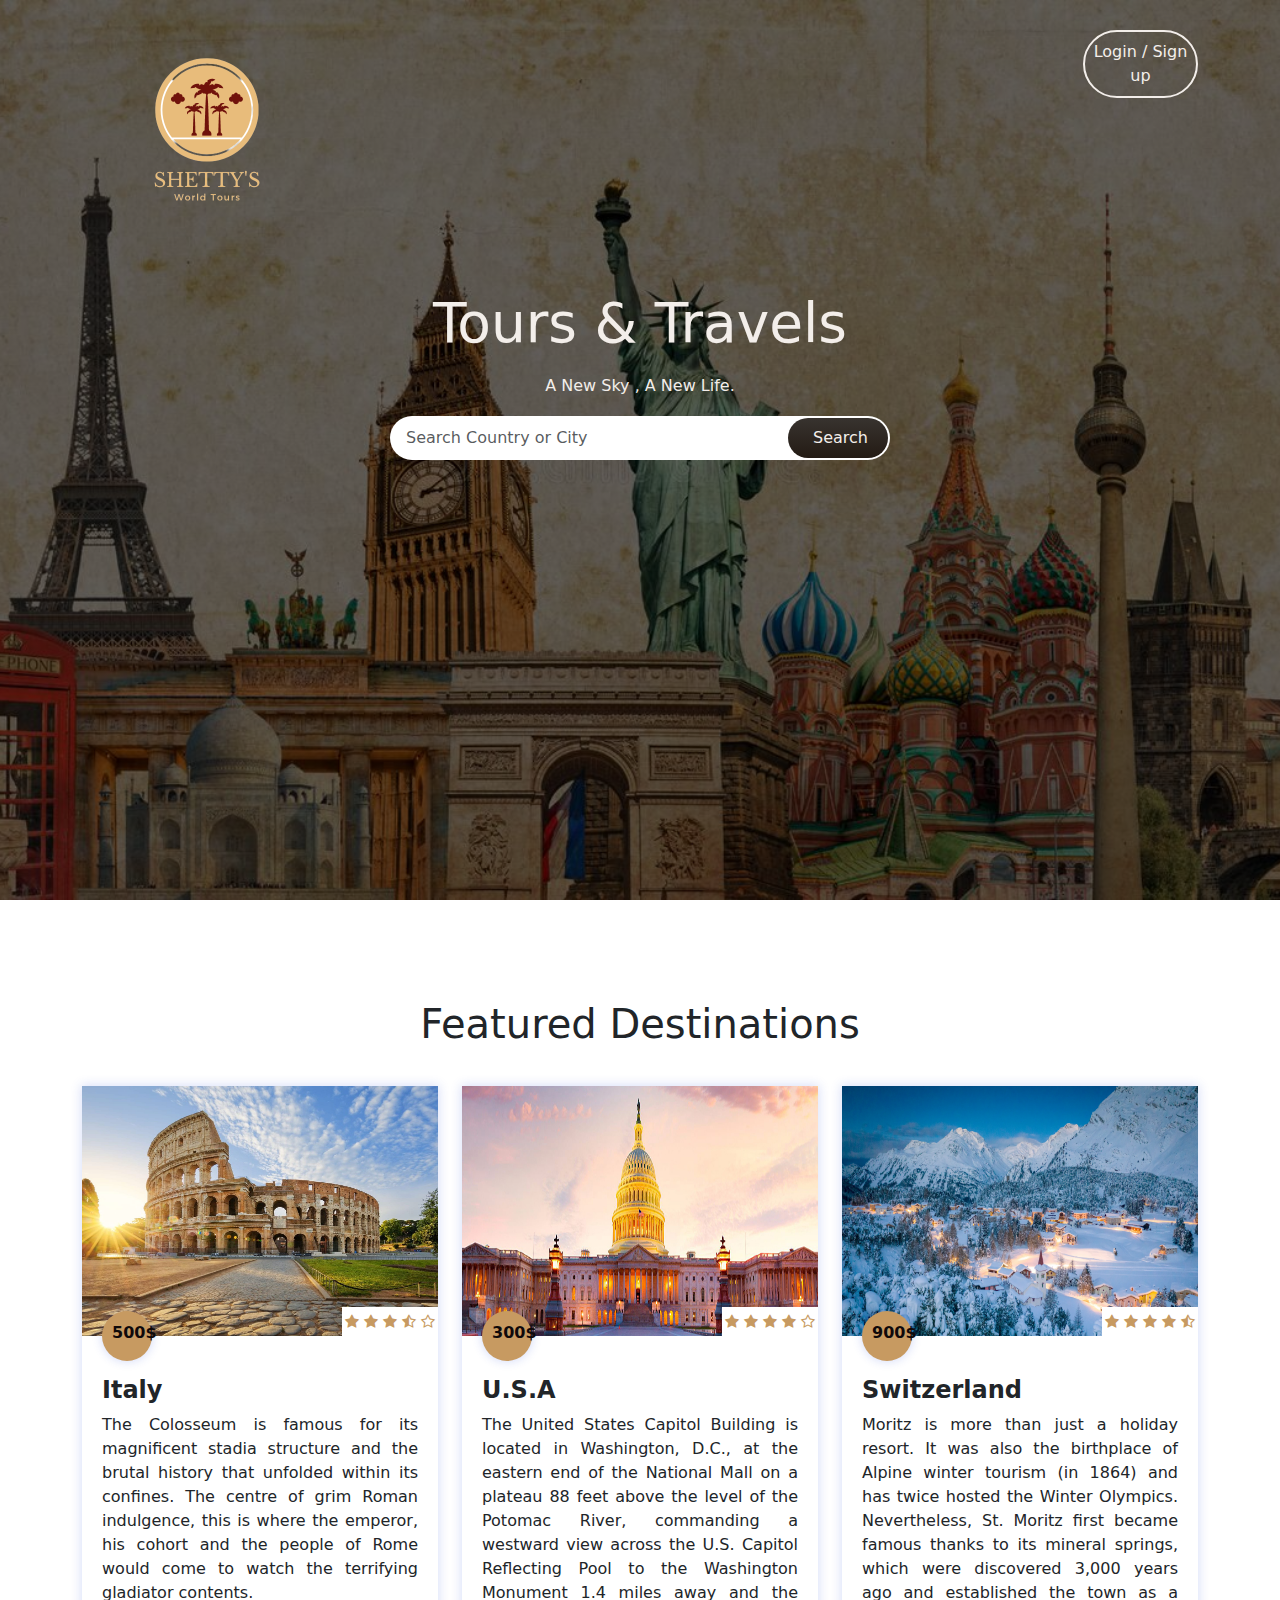
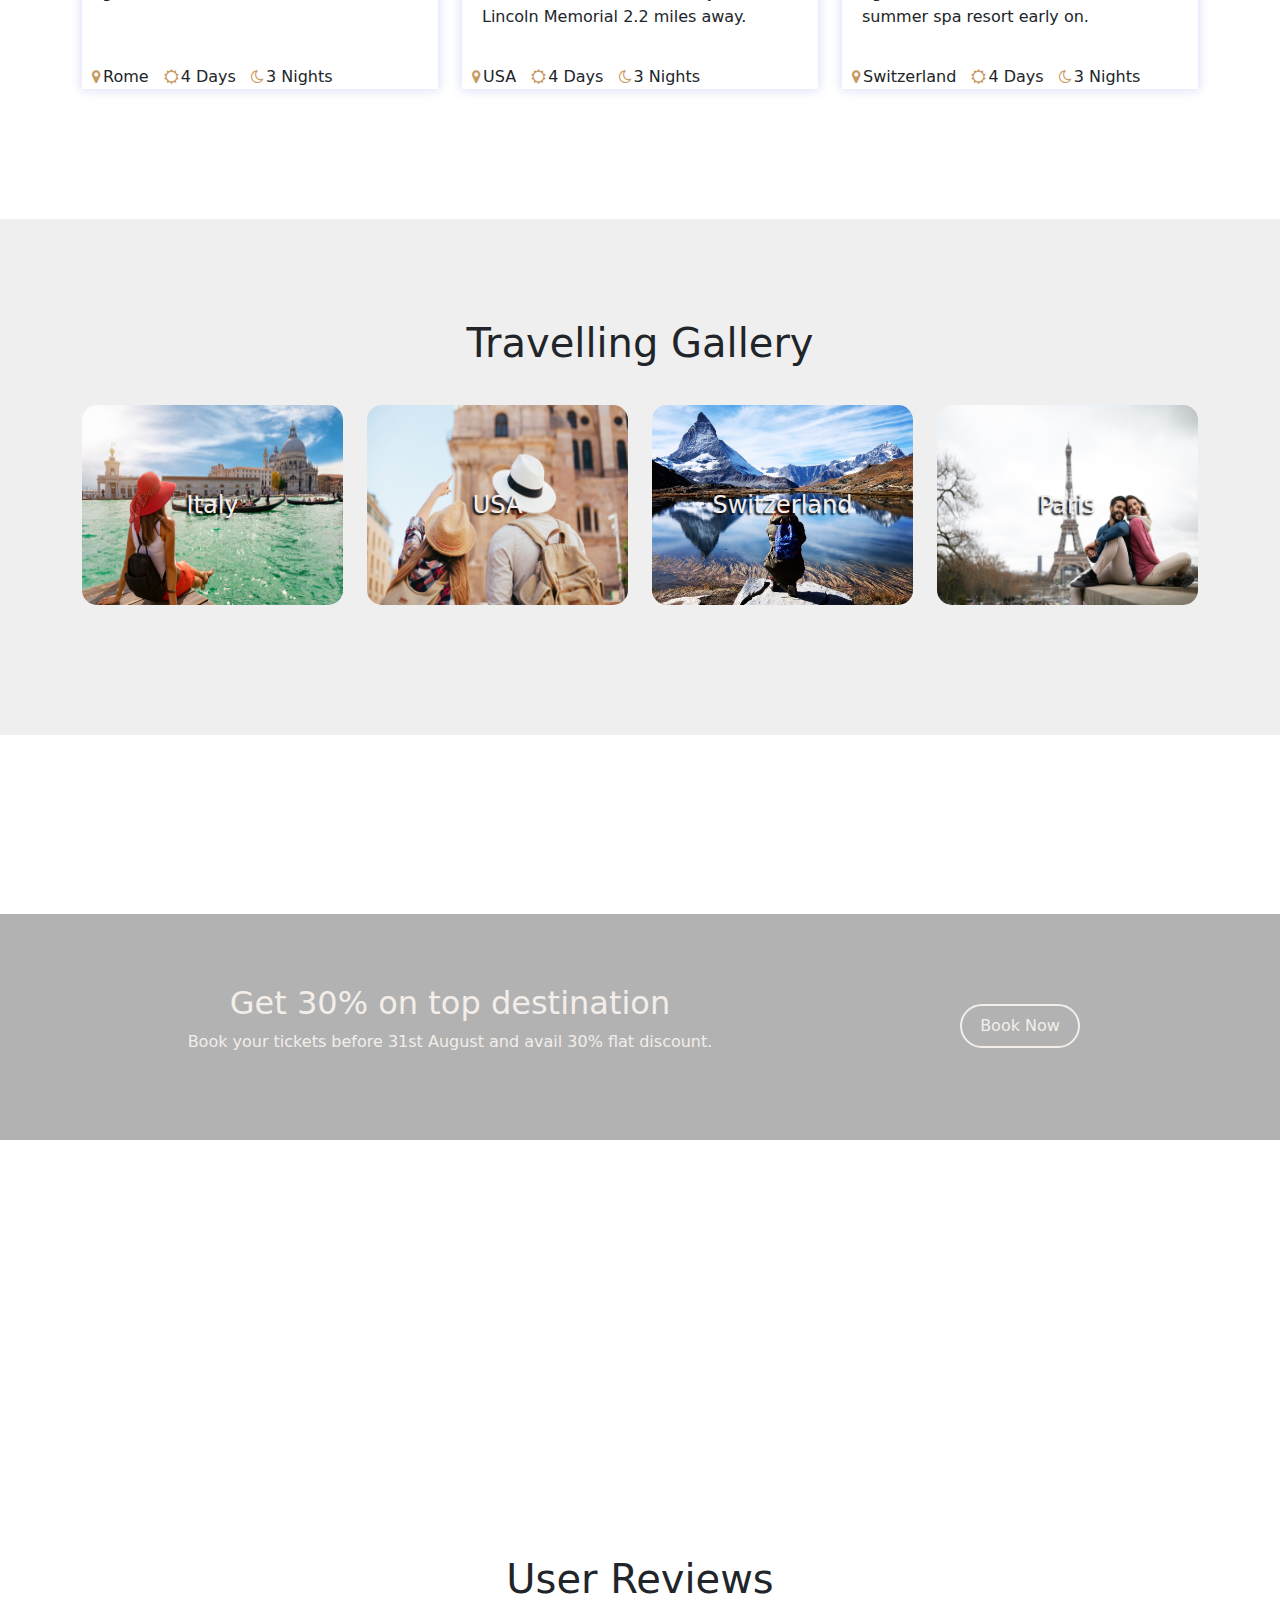
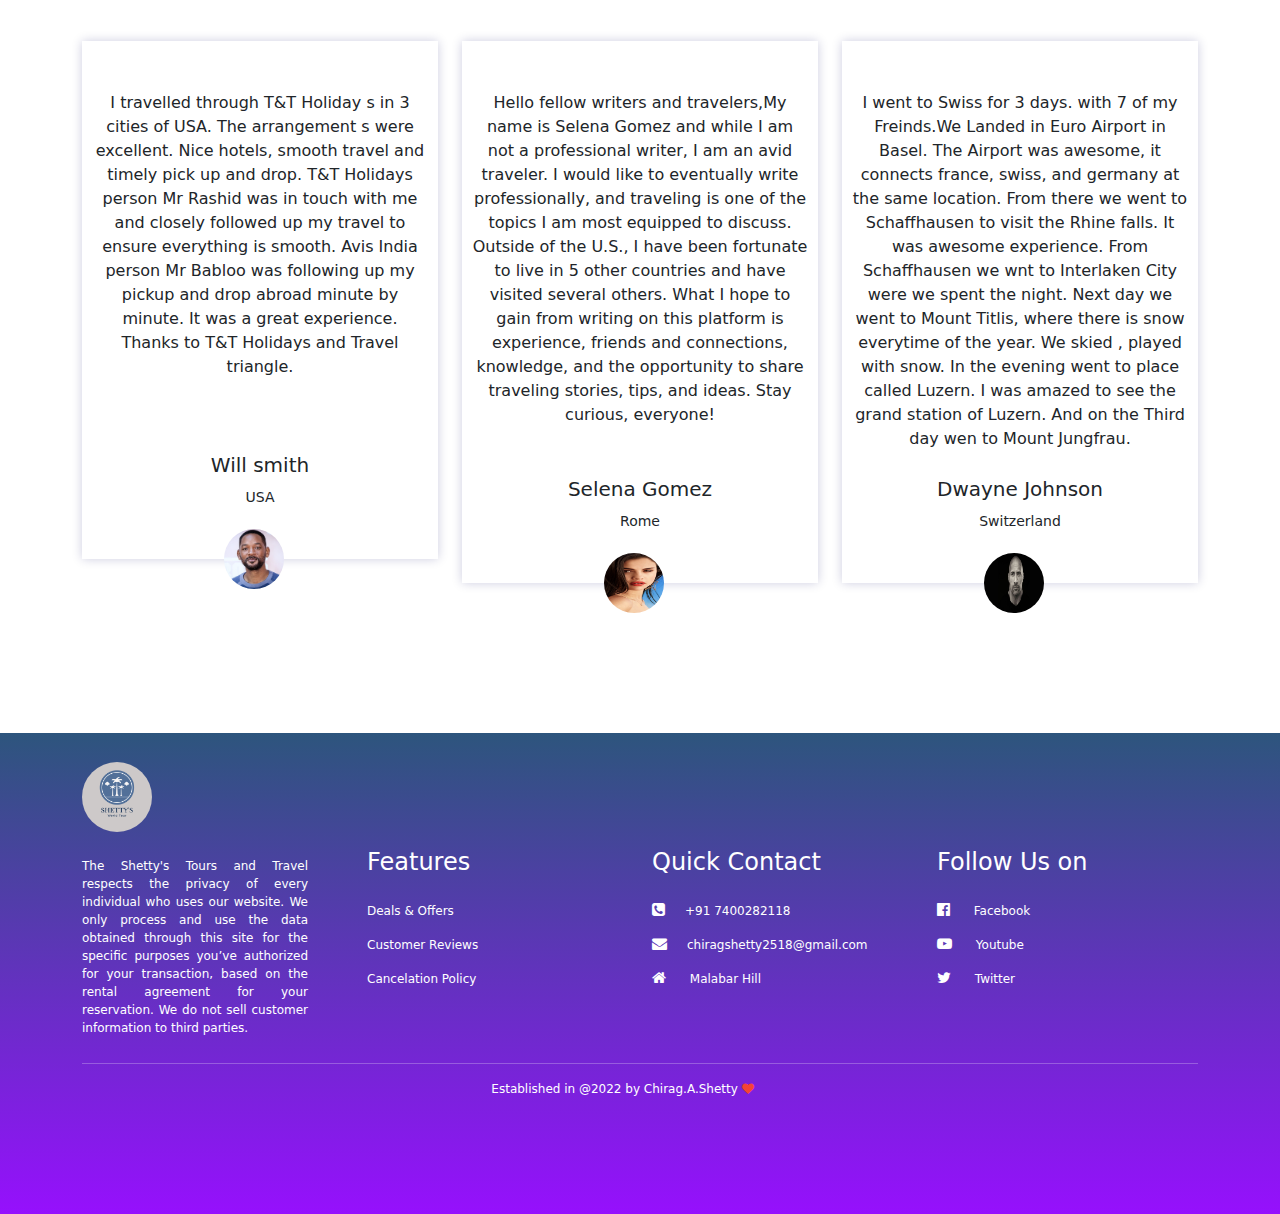
<file: ToursAndTravels/index.html>
<!-- <?php

        include('connect.php');


        ?> -->

<!DOCTYPE html>
<html>
  <head>
    <meta charset="utf-8" />
    <meta name="viewport" content="width=device-width, initial-scale=1.0" />
    <title>Travel Site</title>
    <link rel="stylesheet" type="text/css" href="style.css" />

    <!-- <link href="https://cdn.jsdelivr.net/npm/bootstrap@5.2.0-beta1/dist/css/bootstrap.min.css" rel="stylesheet" integrity="sha384-0evHe/X+R7YkIZDRvuzKMRqM+OrBnVFBL6DOitfPri4tjfHxaWutUpFmBp4vmVor" crossorigin="anonymous"> -->

    <link
      rel="stylesheet"
      href="https://cdnjs.cloudflare.com/ajax/libs/font-awesome/4.7.0/css/font-awesome.min.css"
    />

    <link
      rel="stylesheet"
      type="text/css"
      href="https://cdn.jsdelivr.net/npm/bootstrap@5.1.3/dist/css/bootstrap.min.css"
    />
  </head>

  <body>
    <section class="header">
      <div class="container">
        <img
          src="images/Blue_Minimalist_Destination_Sea_Travel_Logo__2_-removebg-preview.png"
          alt="logo"
        />

        <button type="button" class="login-btn">
          <a href="login.html">Login / Sign up</a>
        </button>

        <!-- <button type="button" class="login-btn">
			<a href="login.html">packages</a></button> -->
      </div>

      <h1>Tours & Travels</h1>
      <p>A New Sky , A New Life.</p>

      <div class="input-group">
        <input
          type="text"
          class="form-control"
          placeholder="Search Country or City"
        />

        <div class="input-group-append">
          <button type="submit" class="input-group-text btn">Search</button>
        </div>
      </div>
    </section>

    <section class="features">
      <h1>Featured Destinations</h1>
      <div class="container">
        <div class="row">
          <div class="col-md-4">
            <div class="feature-box">
              <div class="feature-img">
                <img src="images/Europe.jpg" alt="One" />
                <div class="price">
                  <p>500$</p>
                </div>
                <div class="rating">
                  <i class="fa fa-star"></i>
                  <i class="fa fa-star"></i>
                  <i class="fa fa-star"></i>
                  <i class="fa fa-star-half-o"></i>
                  <i class="fa fa-star-o"></i>
                </div>
              </div>
              <div class="feature-details">
                <h4>Italy</h4>
                <p>
                  The Colosseum is famous for its magnificent stadia structure
                  and the brutal history that unfolded within its confines. The
                  centre of grim Roman indulgence, this is where the emperor,
                  his cohort and the people of Rome would come to watch the
                  terrifying gladiator contents.
                </p>
              </div>
              <br />
              <span><i class="fa fa-map-marker"> </i>Rome</span>
              <span><i class="fa fa-sun-o"> </i>4 Days</span>
              <span><i class="fa fa-moon-o"> </i>3 Nights</span>
            </div>
          </div>

          <div class="col-md-4">
            <div class="feature-box">
              <div class="feature-img">
                <img src="images/usa.jpg" alt="One" />
                <div class="price">
                  <p>300$</p>
                </div>
                <div class="rating">
                  <i class="fa fa-star"></i>
                  <i class="fa fa-star"></i>
                  <i class="fa fa-star"></i>
                  <i class="fa fa-star"></i>
                  <i class="fa fa-star-o"></i>
                </div>
              </div>
              <div class="feature-details">
                <h4>U.S.A</h4>
                <p>
                  The United States Capitol Building is located in Washington,
                  D.C., at the eastern end of the National Mall on a plateau 88
                  feet above the level of the Potomac River, commanding a
                  westward view across the U.S. Capitol Reflecting Pool to the
                  Washington Monument 1.4 miles away and the Lincoln Memorial
                  2.2 miles away.
                </p>
              </div>
              <span><i class="fa fa-map-marker"> </i>USA</span>
              <span><i class="fa fa-sun-o"> </i>4 Days</span>
              <span><i class="fa fa-moon-o"> </i>3 Nights</span>
            </div>
          </div>

          <div class="col-md-4">
            <div class="feature-box">
              <div class="feature-img">
                <img src="images/Sankt Moritz.webp" alt="One" />
                <div class="price">
                  <p>900$</p>
                </div>
                <div class="rating">
                  <i class="fa fa-star"></i>
                  <i class="fa fa-star"></i>
                  <i class="fa fa-star"></i>
                  <i class="fa fa-star"></i>
                  <i class="fa fa-star-half-o"></i>
                </div>
              </div>
              <div class="feature-details">
                <h4>Switzerland</h4>
                <p>
                  Moritz is more than just a holiday resort. It was also the
                  birthplace of Alpine winter tourism (in 1864) and has twice
                  hosted the Winter Olympics. Nevertheless, St. Moritz first
                  became famous thanks to its mineral springs, which were
                  discovered 3,000 years ago and established the town as a
                  summer spa resort early on.
                </p>
              </div>
              <span><i class="fa fa-map-marker"> </i>Switzerland</span>
              <span><i class="fa fa-sun-o"> </i>4 Days</span>
              <span><i class="fa fa-moon-o"> </i>3 Nights</span>
            </div>
          </div>
        </div>
      </div>
    </section>

    <section class="gallery">
      <h1>Travelling Gallery</h1>

      <div class="container">
        <div class="row">
          <div class="col-md-3">
            <div class="gallery-box">
              <img src="images/traveler 1.jpg" alt="travel" />
              <h4>Italy</h4>
            </div>
          </div>

          <div class="col-md-3">
            <div class="gallery-box">
              <img src="images/traveler 2.1.jpg" alt="travel" />
              <h4>USA</h4>
            </div>
          </div>

          <div class="col-md-3">
            <div class="gallery-box">
              <img src="images/traveler 3.jpg" alt="travel" />
              <h4>Switzerland</h4>
            </div>
          </div>

          <div class="col-md-3">
            <div class="gallery-box">
              <img src="images/traveler 4.jpg" alt="travel" />
              <h4>Paris</h4>
            </div>
          </div>
        </div>
      </div>
    </section>

    <section class="banner">
      <div class="banner-highlights">
        <div class="container">
          <div class="row">
            <div class="col-md-8">
              <h2>Get 30% on top destination</h2>
              <p>
                Book your tickets before 31st August and avail 30% flat
                discount.
              </p>
            </div>
            <div class="col-md-4">
              <button type="button" class="booking-btn">Book Now</button>
            </div>
          </div>
        </div>
      </div>
    </section>

    <section class="users-feedback">
      <h1>User Reviews</h1>
      <div class="container">
        <div class="row">
          <div class="col-md-4">
            <div class="user-review">
              <p>
                I travelled through T&T Holiday s in 3 cities of USA. The
                arrangement s were excellent. Nice hotels, smooth travel and
                timely pick up and drop. T&T Holidays person Mr Rashid was in
                touch with me and closely followed up my travel to ensure
                everything is smooth. Avis India person Mr Babloo was following
                up my pickup and drop abroad minute by minute. It was a great
                experience. Thanks to T&T Holidays and Travel triangle.
              </p>
              <br />
              <br />
              <h5>Will smith</h5>
              <small>USA</small>
            </div>
            <img src="images/review 2.jpg" alt="user" />
          </div>

          <div class="col-md-4">
            <div class="user-review">
              <p>
                Hello fellow writers and travelers,My name is Selena Gomez and
                while I am not a professional writer, I am an avid traveler. I
                would like to eventually write professionally, and traveling is
                one of the topics I am most equipped to discuss. Outside of the
                U.S., I have been fortunate to live in 5 other countries and
                have visited several others. What I hope to gain from writing on
                this platform is experience, friends and connections, knowledge,
                and the opportunity to share traveling stories, tips, and ideas.
                Stay curious, everyone!
              </p>
              <br />
              <h5>Selena Gomez</h5>
              <small>Rome</small>
            </div>
            <img src="images/review 1.3.jpg" alt="user" />
          </div>

          <div class="col-md-4">
            <div class="user-review">
              <p>
                I went to Swiss for 3 days. with 7 of my Freinds.We Landed in
                Euro Airport in Basel. The Airport was awesome, it connects
                france, swiss, and germany at the same location. From there we
                went to Schaffhausen to visit the Rhine falls. It was awesome
                experience. From Schaffhausen we wnt to Interlaken City were we
                spent the night. Next day we went to Mount Titlis, where there
                is snow everytime of the year. We skied , played with snow. In
                the evening went to place called Luzern. I was amazed to see the
                grand station of Luzern. And on the Third day wen to Mount
                Jungfrau.
              </p>
              <h5>Dwayne Johnson</h5>
              <small>Switzerland</small>
            </div>
            <img src="images/review1.2.jpg" alt="user" />
          </div>
        </div>
      </div>
    </section>

    <section class="footer">
      <div class="container">
        <div class="row">
          <div class="col-md-3">
            <img src="images/Sea Travel Logo.png" class="footer-logo" />
            <p>
              The Shetty's Tours and Travel respects the privacy of every
              individual who uses our website. We only process and use the data
              obtained through this site for the specific purposes you’ve
              authorized for your transaction, based on the rental agreement for
              your reservation. We do not sell customer information to third
              parties.
            </p>
          </div>
          <div class="col-md-3">
            <h4>Features</h4>
            <p>Deals & Offers</p>
            <p>Customer Reviews</p>
            <p>Cancelation Policy</p>
          </div>
          <div class="col-md-3">
            <h4>Quick Contact</h4>
            <p>
              <i class="fa fa-phone-square"></i
              ><a href="tel:+91 7400282118" target="blank">+91 7400282118</a>
            </p>
            <p>
              <i class="fa fa-envelope"></i
              ><a href="mailto:chiragshetty2518@gmail.com" target="blank"
                >chiragshetty2518@gmail.com</a
              >
            </p>
            <p>
              <i class="fa fa-home"></i>
              <a href="https://goo.gl/maps/XDqdnrbEpgyZgVmw9" target="blank"
                >Malabar Hill</a
              >
            </p>
          </div>
          <div class="col-md-3">
            <h4>Follow Us on</h4>
            <p>
              <i class="fa fa-facebook-official"></i
              ><a
                href="https://www.facebook.com/chirag.shetty25/?viewas=100000686899395&show_switched_toast=0&show_invite_to_follow=0&show_switched_tooltip=0&show_podcast_settings=0&show_community_transition=0&show_community_review_changes=0&show_follower_visibility_disclosure=0"
                target="blank"
              >
                Facebook</a
              >
            </p>
            <p>
              <i class="fa fa-youtube-play"></i>
              <a href="https://youtu.be/h-FOCuy4d7k" target="blank"> Youtube</a>
            </p>
            <p>
              <i class="fa fa-twitter"></i>
              <a href="https://twitter.com/ChiragAShetty" target="blank"
                >Twitter</a
              >
            </p>
          </div>
        </div>
        <hr />
        <p class="copyright">
          Established in @2022 by Chirag.A.Shetty <i class="fa fa-heart"></i>
        </p>
      </div>
    </section>
  </body>
</html>
</file>
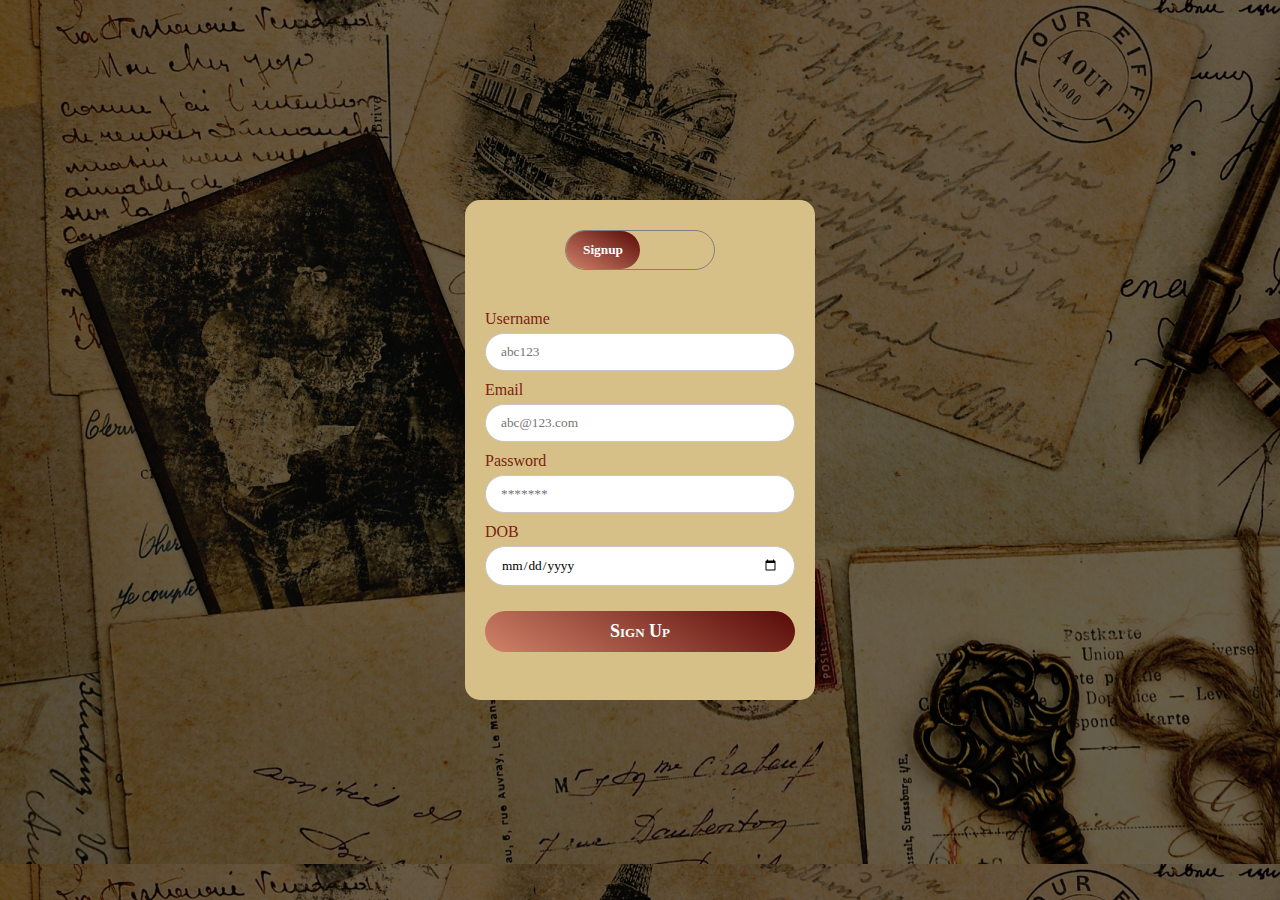
<file: ToursAndTravels/login.html>
<?php

include('connect.php');


?>

<!DOCTYPE html>
<html>

<head>
    <meta charset="utf-8">
    <meta name="viewport" content="width=device-width, initial-scale=1">
    <title>Login/Sign up</title>
    <link rel="stylesheet" type="text/css" href="css_style.css">


</head>

<body>

    <div class="box">
        <input type="checkbox" class="toggle-btn" name="">


        <div class="signup">
            <form action="connect.php" method="post">
                <div class="input-group">
                    <span>Username</span>
                    <input type="text" placeholder="abc123" id="uname" name="uname" class="inp">
                </div>
                <div class="input-group">
                    <span>Email</span>
                    <input type="email" placeholder="abc@123.com" id="ename" name="ename" class="inp">
                </div>
                <div class="input-group">
                    <span>Password</span>
                    <input type="password" placeholder="*******" id="pname" name="pname" class="inp">
                </div>
                <div class="input-group">
                    <span>DOB</span>
                    <input type="date" id="dobname" name="dobname" class="inp">
                </div>
                <div class="input-group" style="margin-top: 20px;">

                    <input type="submit" value="Sign Up" class="inp submit-inp" >
                </div>
            </form>
        </div>

        <div class="login">
            <form action="validation.php" method="post">
                <div class="input-group">

                    <div class="input-group">
                        <span>Email</span>
                        <input type="email" placeholder="abc@123.com" name="email" class="inp">
                    </div>
                    <div class="input-group">
                        <span>Password</span>
                        <input type="password" placeholder="*******" name="pass" class="inp">

                    </div>

                    <div class="input-group" style="margin-top: 20px;">

                        <input type="submit" value="Login" class="inp submit-inp">

                    </div>
                    <div class="input-group" style="margin-top: 20px;">

                        <!-- <a href="forgetcred.html">forgot password ?</a> -->
                    </div>
                    
            </form>
        </div>
    </div>

</body>

</html>
</file>
<file: ToursAndTravels/style.css>
*{

margin: 0;
padding: 0;


}


.header {
    height: 100vh;
    background:linear-gradient(rgba(0,0,0,0.6),rgba(0,0,0,0.6)),url("images/toursim.jpg") no-repeat;
    background-size:cover;
    background-position: center;
    background-attachment:fixed;
    padding-top:30px;
    /*max-width: 100%;*/
    text-align:center;
    /*color:#fff;*/
    color: #f3eeea;
}

.header img{


	width: 250px;

	float: left;
	border-radius: 50%;
	/*margin-left: 90%;*/	
}


.login-btn{

width: 115px;
padding: 8px 0;
outline: none !important;
border: 2px solid #fff;
border-radius: 50px;
background: transparent;
border-color: #f3eeea;

float: right;


}

.login-btn a{
	
	color: #f3eeea;
	text-decoration: none;
}


.header h1{
	padding-top: 260px;
	padding-bottom: 0;
	font-size: 55px;

}

.header p{
	margin: 18px 0px;
}

.input-group{
	width: 90%;
	max-width: 500px;
	border-radius: 30px;
	background: #fff;
	margin: auto;
	padding: 2px;
}

.form-control{
	border: 0 !important;
	border-radius: 30px !important;
	margin: 2px;
	box-shadow: none !important;
}

.input-group-text{
	width: 100px;
	height: 40px;
	background-image: linear-gradient(#38332f ,#241b14 );
	border: 0 !important;
	color: #f3eeea !important;
	padding: 0 25px !important;
	border-radius: 30px !important;
	box-shadow: none !important;

}

/*feature*/

.features{
	padding: 100px 0;

}

h1{
	text-align: center;
	padding-bottom: 30px;
}

.feature-img img{
	width: 100%;
	height: 250px;
}

.price{
	width: 50px;
	height: 50px;
	background: #c79a61;
	color:#0f090a;
	font-weight: 600;
	border-radius: 50%;
	padding: 10px;
	box-shadow: 0 0 10px 1px rgba(37, 73, 214, 0.18);
	position: absolute;
	left: 20px;
	bottom: -25px;

}

.feature-img{
	position: relative;
}
.rating{
	padding: 3px;
	float: right;
	background: #fff;
	bottom: -1px;
	right: 0;
	position: absolute;

}
.features .fa{
	font-size:15px ;
	color:#c79a61;
}

.feature-details{
	padding: 20px;
	text-align: justify;

}

.feature-details h4{
	font-weight: 600;
	margin-top: 20px;
}

.feature-box{
	box-shadow: 0 0 10px 1px rgba(37, 73, 214, 0.18);
	margin-bottom: 30px;

}

span .fa{

	margin-left: 10px;
	margin-right: 2px;

}

.gallery{
padding: 100px 0;
background:#efefef ;

}

.gallery-box img{
	width: 100%;
	border-radius: 15px;
	cursor: pointer;
	transition: 1s;
	height: 200px;

}

.gallery-box img:hover{
	transform: scale(1.1);

}

.gallery-box h4{

	display: block;
	color: #f3eeea;
	text-shadow: -2px 2px 2px #000;
	font-weight: 600%;
	/*font-size: 30px;*/
	position: absolute;
	top: 50%;
	left: 50%;
	transform: translate(-50%, -50%);
}

.gallery-box{

	position: relative;
	margin-bottom: 30px;



}

.banner{
	height: 80vh;
	background-image: url('images/bannner 1.jpeg');
	background-position: center;
	background-size: cover;
	background-attachment: fixed;
	padding-top: 14%;
	
}

.banner-highlights{
padding: 70px 0;
background: rgba(0, 0, 0, 0.3);
text-align: center;
color: #f3eeea;

}

.booking-btn{
	width: 120px;
	padding: 8px 0;
	outline: none !important;
	border: 2px solid #f3eeea;
	border-radius: 50px;
	background: transparent;
	color: #f3eeea;
	margin-top: 20px;


}

.users-feedback{
padding: 100px 0;


}

.user-review{
	text-align: center;
	box-shadow: 0 0 10px 0 rgba(0, 0, 100, 0.2);
	padding-bottom: 50px;
	/*height: 450px;*/
}

.user-review p{
	padding: 50px 10px 10px 10px;

}


/*uf*/
.users-feedback img{
	width: 60px;
	height: 60px;
	border-radius: 50%;
	position: relative;
	margin: -30px 0 20px 40%;

	
}


/*.user-review p::before{
	content: '\201d'; 
	display: block;
	position: absolute;
	font-size: 100px;
	color: #649fed;
	font-family: sans-serif;
	left: 44%;
	/*top: 4550px;*/
/*	top: -20px;
}*/


.footer{
padding: 100px 20px ;
background-image: linear-gradient(#2d557d,#9610fd);
color: #fff;


}
.footer a{
	color: white;
	text-decoration: none;
	

 

}






/*.footer img{
border-radius: 50%;
height: 90px;
width: 90px;
}*/

/*.footer img,p{
margin-bottom: 30px;

}*/
.footer-logo{
	border-radius: 50%;
	width: 70px;
	/*margin-top: 15px;*/
	margin-top: -82px;
	margin-bottom: 15px;
}

.footer h4{
	text-align: left;
	margin-top: 15px;
	margin-bottom: 25px;
}

.footer p{
	font-size: 12px;
	text-align: justify;
	padding-right: 35px;
}

.footer .row .fa{
	padding-right: 20px;
	font-size: 15px;
}

.footer hr{
	margin-top: 10px;
	background: #efefef;
}

.fa-heart{
	margin-top: 0 5px;
	color: #f44336;
}



.footer .copyright{
	text-align: center;
}
</file>
<file: ToursAndTravels/css_style.css>
*{
			margin: 0;
			padding: 0;
			box-sizing: border-box;
			font-family: calibri;
			outline: none;
		}

body{
			height: 100vh;
			display: flex;
			justify-content: center;
			align-items: center;
			background: black;
			/*background:linear-gradient(-30deg,red,blue) ;*/
			 background:linear-gradient(rgba(0,0,0,0.6),rgba(0,0,0,0.6)),url("images/logop3.jpg") ;

		}
.box{
	width: 350px;
	height: 500px;
	/*background: white;*/
	background: #d7c087;
	position: relative;
	overflow: hidden;
	border-radius: 15px;
}

.signup{
	position: absolute;
	bottom: 0;
	left: 0;
	/*background: red;*/
	width: 100%;
	height: 400px;
	padding: 0px 20px;
	transition: 0.5s;
}

.login{
	position: absolute;
	bottom: 0;
	left: 101%;
	/*background: green;*/
	width: 100%;
	height: 400px;
	padding: 0pc 20px;
	transition: 0.5s;
}

.input-group{
margin-top: 10px;
}
.input-group span{
	color: #7c220f;
}

.input-group .inp{
	width: 100%;
	padding: 10px 15px;
	border-radius: 100px;
	border: 1px solid #c6c6c6;
	margin-top: 5px;
}
.submit-inp{
	/*background: linear-gradient(30deg,red,blue);*/
	background:linear-gradient(30deg,#d18269,#580a07) ;
	border: none !important;
	color: white;
	font-weight: bolder;
	font-variant: small-caps;
	font-size: 18px;
}
.toggle-btn{
-webkit-appearance: none;	
width: 150px;
height: 40px;
border: 1px solid grey;
position: absolute;
top: 30px;
left:calc(50% - 75px) ;
border-radius: 100px;

}

.toggle-btn:before{
	content: 'Signup';
	color: white;
	font-weight: bolder;
	position: absolute;
	top: 0;
	left: 0;
	width: 50%;
	height: 100%;
	/*background:linear-gradient(30deg,red,blue) ;*/
	background:linear-gradient(30deg,#d18269,#580a07) ;
	border-radius: 100px;
	display: grid;
	place-items: center;
	transition: 0.5s;
}

.toggle-btn:checked:before{
	content: 'Login';
	left: 50%;
}

.toggle-btn:checked + .signup{

	left: -101%;
}

.toggle-btn:checked + .signup + .login{
	left: 0%;
}
</file>
